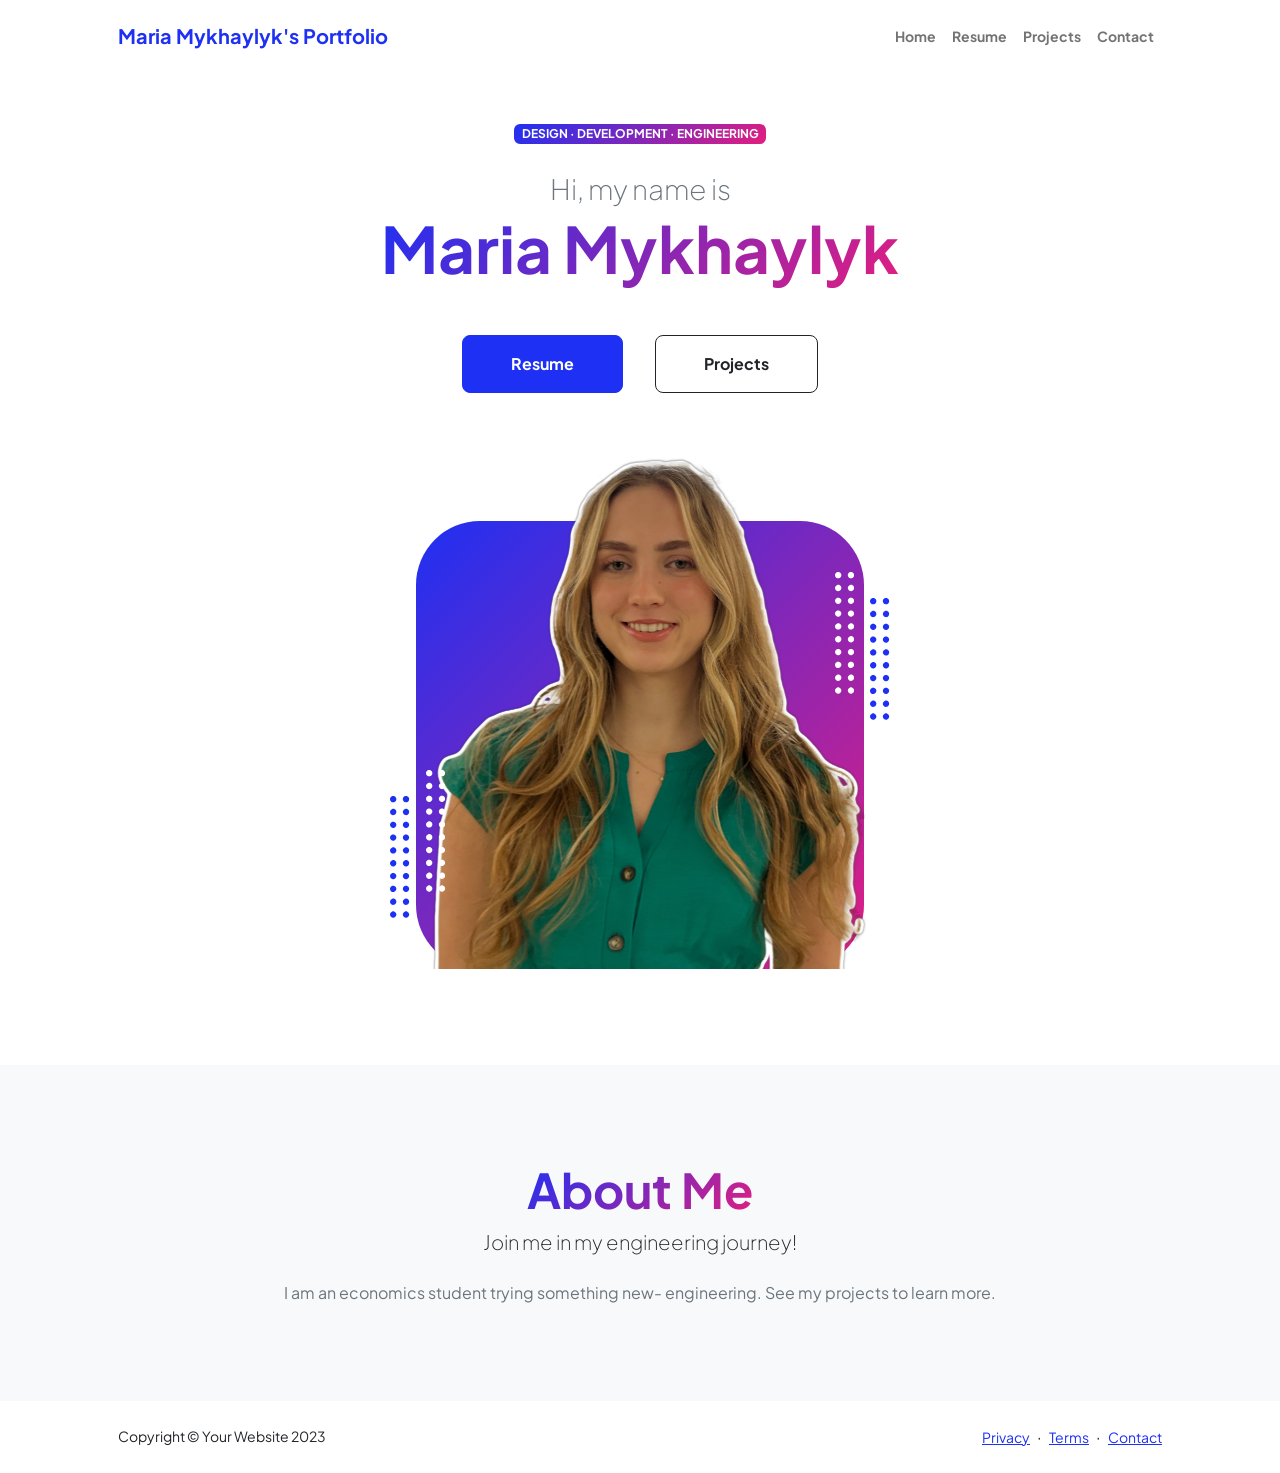
<file: index.html>
<!DOCTYPE html>
<html lang="en">
    <head>
        <meta charset="utf-8" />
        <meta name="viewport" content="width=device-width, initial-scale=1, shrink-to-fit=no" />
        <meta name="description" content="" />
        <meta name="author" content="" />
        <title>Maria Mykhaylyk's Portfolio</title>
        <!-- Favicon-->
        <link rel="icon" type="image/x-icon" href="assets/favicon.ico" />
        <!-- Custom Google font-->
        <link rel="preconnect" href="https://fonts.googleapis.com" />
        <link rel="preconnect" href="https://fonts.gstatic.com" crossorigin />
        <link href="https://fonts.googleapis.com/css2?family=Plus+Jakarta+Sans:wght@100;200;300;400;500;600;700;800;900&amp;display=swap" rel="stylesheet" />
        <!-- Bootstrap icons-->
        <link href="https://cdn.jsdelivr.net/npm/bootstrap-icons@1.8.1/font/bootstrap-icons.css" rel="stylesheet" />
        <!-- Core theme CSS (includes Bootstrap)-->
        <link href="css/styles.css" rel="stylesheet" />
    </head>
    <body class="d-flex flex-column h-100">
        <main class="flex-shrink-0">
            <!-- Navigation-->
            <nav class="navbar navbar-expand-lg navbar-light bg-white py-3">
                <div class="container px-5">
                    <a class="navbar-brand" href="index.html"><span class="fw-bolder text-primary">Maria Mykhaylyk's Portfolio</span></a>
                    <button class="navbar-toggler" type="button" data-bs-toggle="collapse" data-bs-target="#navbarSupportedContent" aria-controls="navbarSupportedContent" aria-expanded="false" aria-label="Toggle navigation"><span class="navbar-toggler-icon"></span></button>
                    <div class="collapse navbar-collapse" id="navbarSupportedContent">
                        <ul class="navbar-nav ms-auto mb-2 mb-lg-0 small fw-bolder">
                            <li class="nav-item"><a class="nav-link" href="index.html">Home</a></li>
                            <li class="nav-item"><a class="nav-link" href="resume.html">Resume</a></li>
                            <li class="nav-item"><a class="nav-link" href="projects.html">Projects</a></li>
                            <li class="nav-item"><a class="nav-link" href="contact.html">Contact</a></li>
                        </ul>
                    </div>
                </div>
            </nav>
            <!-- Header-->
            <header class="py-5">
                <div class="container px-5 pb-5">
                    <div class="row gx-5 align-items-center">
                        <div class="col-xxl-5">
                            <!-- Header text content-->
                            <div class="text-center text-xxl-start">
                                <div class="badge bg-gradient-primary-to-secondary text-white mb-4"><div class="text-uppercase">Design &middot; Development &middot; Engineering</div></div>
                                <div class="fs-3 fw-light text-muted">Hi, my name is</div>
                                <h1 class="display-3 fw-bolder mb-5"><span class="text-gradient d-inline">Maria Mykhaylyk</span></h1>
                                <div class="d-grid gap-3 d-sm-flex justify-content-sm-center justify-content-xxl-start mb-3">
                                    <a class="btn btn-primary btn-lg px-5 py-3 me-sm-3 fs-6 fw-bolder" href="resume.html">Resume</a>
                                    <a class="btn btn-outline-dark btn-lg px-5 py-3 fs-6 fw-bolder" href="projects.html">Projects</a>
                                </div>
                            </div>
                        </div>
                        <div class="col-xxl-7">
                            <!-- Header profile picture-->
                            <div class="d-flex justify-content-center mt-5 mt-xxl-0">
                                <div class="profile bg-gradient-primary-to-secondary">
                                    <!-- TIP: For best results, use a photo with a transparent background like the demo example below-->
                                    <!-- Watch a tutorial on how to do this on YouTube (link)-->
                                    <img class="profile-img" src="assets/profile.png" alt="..." />
                                    <div class="dots-1">
                                        <!-- SVG Dots-->
                                        <svg version="1.1" xmlns="http://www.w3.org/2000/svg" xmlns:xlink="http://www.w3.org/1999/xlink" x="0px" y="0px" viewBox="0 0 191.6 1215.4" style="enable-background: new 0 0 191.6 1215.4" xml:space="preserve">
                                            <g transform="translate(0.000000,1280.000000) scale(0.100000,-0.100000)">
                                                <path d="M227.7,12788.6c-105-35-200-141-222-248c-43-206,163-412,369-369c155,32,275,190,260,339c-11,105-90,213-190,262        C383.7,12801.6,289.7,12808.6,227.7,12788.6z"></path>
                                                <path d="M1507.7,12788.6c-151-50-253-216-222-362c25-119,136-230,254-255c194-41,395,142,375,339c-11,105-90,213-190,262        C1663.7,12801.6,1569.7,12808.6,1507.7,12788.6z"></path>
                                                <path d="M227.7,11508.6c-105-35-200-141-222-248c-43-206,163-412,369-369c155,32,275,190,260,339c-11,105-90,213-190,262        C383.7,11521.6,289.7,11528.6,227.7,11508.6z"></path>
                                                <path d="M1507.7,11508.6c-151-50-253-216-222-362c25-119,136-230,254-255c194-41,395,142,375,339c-11,105-90,213-190,262        C1663.7,11521.6,1569.7,11528.6,1507.7,11508.6z"></path>
                                                <path d="M227.7,10228.6c-105-35-200-141-222-248c-43-206,163-412,369-369c155,32,275,190,260,339c-11,105-90,213-190,262        C383.7,10241.6,289.7,10248.6,227.7,10228.6z"></path>
                                                <path d="M1507.7,10228.6c-105-35-200-141-222-248c-43-206,163-412,369-369c155,32,275,190,260,339c-11,105-90,213-190,262        C1663.7,10241.6,1569.7,10248.6,1507.7,10228.6z"></path>
                                                <path d="M227.7,8948.6c-105-35-200-141-222-248c-43-206,163-412,369-369c155,32,275,190,260,339c-11,105-90,213-190,262        C383.7,8961.6,289.7,8968.6,227.7,8948.6z"></path>
                                                <path d="M1507.7,8948.6c-105-35-200-141-222-248c-43-206,163-412,369-369c155,32,275,190,260,339c-11,105-90,213-190,262        C1663.7,8961.6,1569.7,8968.6,1507.7,8948.6z"></path>
                                                <path d="M227.7,7668.6c-105-35-200-141-222-248c-43-206,163-412,369-369c155,32,275,190,260,339c-11,105-90,213-190,262        C383.7,7681.6,289.7,7688.6,227.7,7668.6z"></path>
                                                <path d="M1507.7,7668.6c-105-35-200-141-222-248c-43-206,163-412,369-369c155,32,275,190,260,339c-11,105-90,213-190,262        C1663.7,7681.6,1569.7,7688.6,1507.7,7668.6z"></path>
                                                <path d="M227.7,6388.6c-105-35-200-141-222-248c-43-206,163-412,369-369c155,32,275,190,260,339c-11,105-90,213-190,262        C383.7,6401.6,289.7,6408.6,227.7,6388.6z"></path>
                                                <path d="M1507.7,6388.6c-105-35-200-141-222-248c-43-206,163-412,369-369c155,32,275,190,260,339c-11,105-90,213-190,262        C1663.7,6401.6,1569.7,6408.6,1507.7,6388.6z"></path>
                                                <path d="M227.7,5108.6c-105-35-200-141-222-248c-43-206,163-412,369-369c155,32,275,190,260,339c-11,105-90,213-190,262        C383.7,5121.6,289.7,5128.6,227.7,5108.6z"></path>
                                                <path d="M1507.7,5108.6c-105-35-200-141-222-248c-43-206,163-412,369-369c155,32,275,190,260,339c-11,105-90,213-190,262        C1663.7,5121.6,1569.7,5128.6,1507.7,5108.6z"></path>
                                                <path d="M227.7,3828.6c-105-35-200-141-222-248c-43-206,163-412,369-369c155,32,275,190,260,339c-11,105-90,213-190,262        C383.7,3841.6,289.7,3848.6,227.7,3828.6z"></path>
                                                <path d="M1507.7,3828.6c-105-35-200-141-222-248c-43-206,163-412,369-369c155,32,275,190,260,339c-11,105-90,213-190,262        C1663.7,3841.6,1569.7,3848.6,1507.7,3828.6z"></path>
                                                <path d="M227.7,2548.6c-105-35-200-141-222-248c-43-206,163-412,369-369c155,32,275,190,260,339c-11,105-90,213-190,262        C383.7,2561.6,289.7,2568.6,227.7,2548.6z"></path>
                                                <path d="M1507.7,2548.6c-105-35-200-141-222-248c-43-206,163-412,369-369c155,32,275,190,260,339c-11,105-90,213-190,262        C1663.7,2561.6,1569.7,2568.6,1507.7,2548.6z"></path>
                                                <path d="M227.7,1268.6c-105-35-200-141-222-248c-43-206,163-412,369-369c155,32,275,190,260,339c-11,105-90,213-190,262        C383.7,1281.6,289.7,1288.6,227.7,1268.6z"></path>
                                                <path d="M1507.7,1268.6c-105-35-200-141-222-248c-43-206,163-412,369-369c155,32,275,190,260,339c-11,105-90,213-190,262        C1663.7,1281.6,1569.7,1288.6,1507.7,1268.6z"></path>
                                            </g>
                                        </svg>
                                        <!-- END of SVG dots-->
                                    </div>
                                    <div class="dots-2">
                                        <!-- SVG Dots-->
                                        <svg version="1.1" xmlns="http://www.w3.org/2000/svg" xmlns:xlink="http://www.w3.org/1999/xlink" x="0px" y="0px" viewBox="0 0 191.6 1215.4" style="enable-background: new 0 0 191.6 1215.4" xml:space="preserve">
                                            <g transform="translate(0.000000,1280.000000) scale(0.100000,-0.100000)">
                                                <path d="M227.7,12788.6c-105-35-200-141-222-248c-43-206,163-412,369-369c155,32,275,190,260,339c-11,105-90,213-190,262        C383.7,12801.6,289.7,12808.6,227.7,12788.6z"></path>
                                                <path d="M1507.7,12788.6c-151-50-253-216-222-362c25-119,136-230,254-255c194-41,395,142,375,339c-11,105-90,213-190,262        C1663.7,12801.6,1569.7,12808.6,1507.7,12788.6z"></path>
                                                <path d="M227.7,11508.6c-105-35-200-141-222-248c-43-206,163-412,369-369c155,32,275,190,260,339c-11,105-90,213-190,262        C383.7,11521.6,289.7,11528.6,227.7,11508.6z"></path>
                                                <path d="M1507.7,11508.6c-151-50-253-216-222-362c25-119,136-230,254-255c194-41,395,142,375,339c-11,105-90,213-190,262        C1663.7,11521.6,1569.7,11528.6,1507.7,11508.6z"></path>
                                                <path d="M227.7,10228.6c-105-35-200-141-222-248c-43-206,163-412,369-369c155,32,275,190,260,339c-11,105-90,213-190,262        C383.7,10241.6,289.7,10248.6,227.7,10228.6z"></path>
                                                <path d="M1507.7,10228.6c-105-35-200-141-222-248c-43-206,163-412,369-369c155,32,275,190,260,339c-11,105-90,213-190,262        C1663.7,10241.6,1569.7,10248.6,1507.7,10228.6z"></path>
                                                <path d="M227.7,8948.6c-105-35-200-141-222-248c-43-206,163-412,369-369c155,32,275,190,260,339c-11,105-90,213-190,262        C383.7,8961.6,289.7,8968.6,227.7,8948.6z"></path>
                                                <path d="M1507.7,8948.6c-105-35-200-141-222-248c-43-206,163-412,369-369c155,32,275,190,260,339c-11,105-90,213-190,262        C1663.7,8961.6,1569.7,8968.6,1507.7,8948.6z"></path>
                                                <path d="M227.7,7668.6c-105-35-200-141-222-248c-43-206,163-412,369-369c155,32,275,190,260,339c-11,105-90,213-190,262        C383.7,7681.6,289.7,7688.6,227.7,7668.6z"></path>
                                                <path d="M1507.7,7668.6c-105-35-200-141-222-248c-43-206,163-412,369-369c155,32,275,190,260,339c-11,105-90,213-190,262        C1663.7,7681.6,1569.7,7688.6,1507.7,7668.6z"></path>
                                                <path d="M227.7,6388.6c-105-35-200-141-222-248c-43-206,163-412,369-369c155,32,275,190,260,339c-11,105-90,213-190,262        C383.7,6401.6,289.7,6408.6,227.7,6388.6z"></path>
                                                <path d="M1507.7,6388.6c-105-35-200-141-222-248c-43-206,163-412,369-369c155,32,275,190,260,339c-11,105-90,213-190,262        C1663.7,6401.6,1569.7,6408.6,1507.7,6388.6z"></path>
                                                <path d="M227.7,5108.6c-105-35-200-141-222-248c-43-206,163-412,369-369c155,32,275,190,260,339c-11,105-90,213-190,262        C383.7,5121.6,289.7,5128.6,227.7,5108.6z"></path>
                                                <path d="M1507.7,5108.6c-105-35-200-141-222-248c-43-206,163-412,369-369c155,32,275,190,260,339c-11,105-90,213-190,262        C1663.7,5121.6,1569.7,5128.6,1507.7,5108.6z"></path>
                                                <path d="M227.7,3828.6c-105-35-200-141-222-248c-43-206,163-412,369-369c155,32,275,190,260,339c-11,105-90,213-190,262        C383.7,3841.6,289.7,3848.6,227.7,3828.6z"></path>
                                                <path d="M1507.7,3828.6c-105-35-200-141-222-248c-43-206,163-412,369-369c155,32,275,190,260,339c-11,105-90,213-190,262        C1663.7,3841.6,1569.7,3848.6,1507.7,3828.6z"></path>
                                                <path d="M227.7,2548.6c-105-35-200-141-222-248c-43-206,163-412,369-369c155,32,275,190,260,339c-11,105-90,213-190,262        C383.7,2561.6,289.7,2568.6,227.7,2548.6z"></path>
                                                <path d="M1507.7,2548.6c-105-35-200-141-222-248c-43-206,163-412,369-369c155,32,275,190,260,339c-11,105-90,213-190,262        C1663.7,2561.6,1569.7,2568.6,1507.7,2548.6z"></path>
                                                <path d="M227.7,1268.6c-105-35-200-141-222-248c-43-206,163-412,369-369c155,32,275,190,260,339c-11,105-90,213-190,262        C383.7,1281.6,289.7,1288.6,227.7,1268.6z"></path>
                                                <path d="M1507.7,1268.6c-105-35-200-141-222-248c-43-206,163-412,369-369c155,32,275,190,260,339c-11,105-90,213-190,262        C1663.7,1281.6,1569.7,1288.6,1507.7,1268.6z"></path>
                                            </g>
                                        </svg>
                                        <!-- END of SVG dots-->
                                    </div>
                                    <div class="dots-3">
                                        <!-- SVG Dots-->
                                        <svg version="1.1" xmlns="http://www.w3.org/2000/svg" xmlns:xlink="http://www.w3.org/1999/xlink" x="0px" y="0px" viewBox="0 0 191.6 1215.4" style="enable-background: new 0 0 191.6 1215.4" xml:space="preserve">
                                            <g transform="translate(0.000000,1280.000000) scale(0.100000,-0.100000)">
                                                <path d="M227.7,12788.6c-105-35-200-141-222-248c-43-206,163-412,369-369c155,32,275,190,260,339c-11,105-90,213-190,262        C383.7,12801.6,289.7,12808.6,227.7,12788.6z"></path>
                                                <path d="M1507.7,12788.6c-151-50-253-216-222-362c25-119,136-230,254-255c194-41,395,142,375,339c-11,105-90,213-190,262        C1663.7,12801.6,1569.7,12808.6,1507.7,12788.6z"></path>
                                                <path d="M227.7,11508.6c-105-35-200-141-222-248c-43-206,163-412,369-369c155,32,275,190,260,339c-11,105-90,213-190,262        C383.7,11521.6,289.7,11528.6,227.7,11508.6z"></path>
                                                <path d="M1507.7,11508.6c-151-50-253-216-222-362c25-119,136-230,254-255c194-41,395,142,375,339c-11,105-90,213-190,262        C1663.7,11521.6,1569.7,11528.6,1507.7,11508.6z"></path>
                                                <path d="M227.7,10228.6c-105-35-200-141-222-248c-43-206,163-412,369-369c155,32,275,190,260,339c-11,105-90,213-190,262        C383.7,10241.6,289.7,10248.6,227.7,10228.6z"></path>
                                                <path d="M1507.7,10228.6c-105-35-200-141-222-248c-43-206,163-412,369-369c155,32,275,190,260,339c-11,105-90,213-190,262        C1663.7,10241.6,1569.7,10248.6,1507.7,10228.6z"></path>
                                                <path d="M227.7,8948.6c-105-35-200-141-222-248c-43-206,163-412,369-369c155,32,275,190,260,339c-11,105-90,213-190,262        C383.7,8961.6,289.7,8968.6,227.7,8948.6z"></path>
                                                <path d="M1507.7,8948.6c-105-35-200-141-222-248c-43-206,163-412,369-369c155,32,275,190,260,339c-11,105-90,213-190,262        C1663.7,8961.6,1569.7,8968.6,1507.7,8948.6z"></path>
                                                <path d="M227.7,7668.6c-105-35-200-141-222-248c-43-206,163-412,369-369c155,32,275,190,260,339c-11,105-90,213-190,262        C383.7,7681.6,289.7,7688.6,227.7,7668.6z"></path>
                                                <path d="M1507.7,7668.6c-105-35-200-141-222-248c-43-206,163-412,369-369c155,32,275,190,260,339c-11,105-90,213-190,262        C1663.7,7681.6,1569.7,7688.6,1507.7,7668.6z"></path>
                                                <path d="M227.7,6388.6c-105-35-200-141-222-248c-43-206,163-412,369-369c155,32,275,190,260,339c-11,105-90,213-190,262        C383.7,6401.6,289.7,6408.6,227.7,6388.6z"></path>
                                                <path d="M1507.7,6388.6c-105-35-200-141-222-248c-43-206,163-412,369-369c155,32,275,190,260,339c-11,105-90,213-190,262        C1663.7,6401.6,1569.7,6408.6,1507.7,6388.6z"></path>
                                                <path d="M227.7,5108.6c-105-35-200-141-222-248c-43-206,163-412,369-369c155,32,275,190,260,339c-11,105-90,213-190,262        C383.7,5121.6,289.7,5128.6,227.7,5108.6z"></path>
                                                <path d="M1507.7,5108.6c-105-35-200-141-222-248c-43-206,163-412,369-369c155,32,275,190,260,339c-11,105-90,213-190,262        C1663.7,5121.6,1569.7,5128.6,1507.7,5108.6z"></path>
                                                <path d="M227.7,3828.6c-105-35-200-141-222-248c-43-206,163-412,369-369c155,32,275,190,260,339c-11,105-90,213-190,262        C383.7,3841.6,289.7,3848.6,227.7,3828.6z"></path>
                                                <path d="M1507.7,3828.6c-105-35-200-141-222-248c-43-206,163-412,369-369c155,32,275,190,260,339c-11,105-90,213-190,262        C1663.7,3841.6,1569.7,3848.6,1507.7,3828.6z"></path>
                                                <path d="M227.7,2548.6c-105-35-200-141-222-248c-43-206,163-412,369-369c155,32,275,190,260,339c-11,105-90,213-190,262        C383.7,2561.6,289.7,2568.6,227.7,2548.6z"></path>
                                                <path d="M1507.7,2548.6c-105-35-200-141-222-248c-43-206,163-412,369-369c155,32,275,190,260,339c-11,105-90,213-190,262        C1663.7,2561.6,1569.7,2568.6,1507.7,2548.6z"></path>
                                                <path d="M227.7,1268.6c-105-35-200-141-222-248c-43-206,163-412,369-369c155,32,275,190,260,339c-11,105-90,213-190,262        C383.7,1281.6,289.7,1288.6,227.7,1268.6z"></path>
                                                <path d="M1507.7,1268.6c-105-35-200-141-222-248c-43-206,163-412,369-369c155,32,275,190,260,339c-11,105-90,213-190,262        C1663.7,1281.6,1569.7,1288.6,1507.7,1268.6z"></path>
                                            </g>
                                        </svg>
                                        <!-- END of SVG dots-->
                                    </div>
                                    <div class="dots-4">
                                        <!-- SVG Dots-->
                                        <svg version="1.1" xmlns="http://www.w3.org/2000/svg" xmlns:xlink="http://www.w3.org/1999/xlink" x="0px" y="0px" viewBox="0 0 191.6 1215.4" style="enable-background: new 0 0 191.6 1215.4" xml:space="preserve">
                                            <g transform="translate(0.000000,1280.000000) scale(0.100000,-0.100000)">
                                                <path d="M227.7,12788.6c-105-35-200-141-222-248c-43-206,163-412,369-369c155,32,275,190,260,339c-11,105-90,213-190,262        C383.7,12801.6,289.7,12808.6,227.7,12788.6z"></path>
                                                <path d="M1507.7,12788.6c-151-50-253-216-222-362c25-119,136-230,254-255c194-41,395,142,375,339c-11,105-90,213-190,262        C1663.7,12801.6,1569.7,12808.6,1507.7,12788.6z"></path>
                                                <path d="M227.7,11508.6c-105-35-200-141-222-248c-43-206,163-412,369-369c155,32,275,190,260,339c-11,105-90,213-190,262        C383.7,11521.6,289.7,11528.6,227.7,11508.6z"></path>
                                                <path d="M1507.7,11508.6c-151-50-253-216-222-362c25-119,136-230,254-255c194-41,395,142,375,339c-11,105-90,213-190,262        C1663.7,11521.6,1569.7,11528.6,1507.7,11508.6z"></path>
                                                <path d="M227.7,10228.6c-105-35-200-141-222-248c-43-206,163-412,369-369c155,32,275,190,260,339c-11,105-90,213-190,262        C383.7,10241.6,289.7,10248.6,227.7,10228.6z"></path>
                                                <path d="M1507.7,10228.6c-105-35-200-141-222-248c-43-206,163-412,369-369c155,32,275,190,260,339c-11,105-90,213-190,262        C1663.7,10241.6,1569.7,10248.6,1507.7,10228.6z"></path>
                                                <path d="M227.7,8948.6c-105-35-200-141-222-248c-43-206,163-412,369-369c155,32,275,190,260,339c-11,105-90,213-190,262        C383.7,8961.6,289.7,8968.6,227.7,8948.6z"></path>
                                                <path d="M1507.7,8948.6c-105-35-200-141-222-248c-43-206,163-412,369-369c155,32,275,190,260,339c-11,105-90,213-190,262        C1663.7,8961.6,1569.7,8968.6,1507.7,8948.6z"></path>
                                                <path d="M227.7,7668.6c-105-35-200-141-222-248c-43-206,163-412,369-369c155,32,275,190,260,339c-11,105-90,213-190,262        C383.7,7681.6,289.7,7688.6,227.7,7668.6z"></path>
                                                <path d="M1507.7,7668.6c-105-35-200-141-222-248c-43-206,163-412,369-369c155,32,275,190,260,339c-11,105-90,213-190,262        C1663.7,7681.6,1569.7,7688.6,1507.7,7668.6z"></path>
                                                <path d="M227.7,6388.6c-105-35-200-141-222-248c-43-206,163-412,369-369c155,32,275,190,260,339c-11,105-90,213-190,262        C383.7,6401.6,289.7,6408.6,227.7,6388.6z"></path>
                                                <path d="M1507.7,6388.6c-105-35-200-141-222-248c-43-206,163-412,369-369c155,32,275,190,260,339c-11,105-90,213-190,262        C1663.7,6401.6,1569.7,6408.6,1507.7,6388.6z"></path>
                                                <path d="M227.7,5108.6c-105-35-200-141-222-248c-43-206,163-412,369-369c155,32,275,190,260,339c-11,105-90,213-190,262        C383.7,5121.6,289.7,5128.6,227.7,5108.6z"></path>
                                                <path d="M1507.7,5108.6c-105-35-200-141-222-248c-43-206,163-412,369-369c155,32,275,190,260,339c-11,105-90,213-190,262        C1663.7,5121.6,1569.7,5128.6,1507.7,5108.6z"></path>
                                                <path d="M227.7,3828.6c-105-35-200-141-222-248c-43-206,163-412,369-369c155,32,275,190,260,339c-11,105-90,213-190,262        C383.7,3841.6,289.7,3848.6,227.7,3828.6z"></path>
                                                <path d="M1507.7,3828.6c-105-35-200-141-222-248c-43-206,163-412,369-369c155,32,275,190,260,339c-11,105-90,213-190,262        C1663.7,3841.6,1569.7,3848.6,1507.7,3828.6z"></path>
                                                <path d="M227.7,2548.6c-105-35-200-141-222-248c-43-206,163-412,369-369c155,32,275,190,260,339c-11,105-90,213-190,262        C383.7,2561.6,289.7,2568.6,227.7,2548.6z"></path>
                                                <path d="M1507.7,2548.6c-105-35-200-141-222-248c-43-206,163-412,369-369c155,32,275,190,260,339c-11,105-90,213-190,262        C1663.7,2561.6,1569.7,2568.6,1507.7,2548.6z"></path>
                                                <path d="M227.7,1268.6c-105-35-200-141-222-248c-43-206,163-412,369-369c155,32,275,190,260,339c-11,105-90,213-190,262        C383.7,1281.6,289.7,1288.6,227.7,1268.6z"></path>
                                                <path d="M1507.7,1268.6c-105-35-200-141-222-248c-43-206,163-412,369-369c155,32,275,190,260,339c-11,105-90,213-190,262        C1663.7,1281.6,1569.7,1288.6,1507.7,1268.6z"></path>
                                            </g>
                                        </svg>
                                        <!-- END of SVG dots-->
                                    </div>
                                </div>
                            </div>
                        </div>
                    </div>
                </div>
            </header>
            <!-- About Section-->
            <section class="bg-light py-5">
                <div class="container px-5">
                    <div class="row gx-5 justify-content-center">
                        <div class="col-xxl-8">
                            <div class="text-center my-5">
                                <h2 class="display-5 fw-bolder"><span class="text-gradient d-inline">About Me</span></h2>
                                <p class="lead fw-light mb-4">Join me in my engineering journey!</p>
                                <p class="text-muted">I am an economics student trying something new- engineering. See my projects to learn more.</p>
                                <!-- <div class="d-flex justify-content-center fs-2 gap-4">
                                    <a class="text-gradient" href="#!"><i class="bi bi-twitter"></i></a>
                                    <a class="text-gradient" href="#!"><i class="bi bi-linkedin"></i></a>
                                    <a class="text-gradient" href="#!"><i class="bi bi-github"></i></a>-->
                                </div>
                            </div>
                        </div>
                    </div>
                </div>
            </section>
        </main>
        <!-- Footer-->
        <footer class="bg-white py-4 mt-auto">
            <div class="container px-5">
                <div class="row align-items-center justify-content-between flex-column flex-sm-row">
                    <div class="col-auto"><div class="small m-0">Copyright &copy; Your Website 2023</div></div>
                    <div class="col-auto">
                        <a class="small" href="#!">Privacy</a>
                        <span class="mx-1">&middot;</span>
                        <a class="small" href="#!">Terms</a>
                        <span class="mx-1">&middot;</span>
                        <a class="small" href="#!">Contact</a>
                    </div>
                </div>
            </div>
        </footer>
        <!-- Bootstrap core JS-->
        <script src="https://cdn.jsdelivr.net/npm/bootstrap@5.2.3/dist/js/bootstrap.bundle.min.js"></script>
        <!-- Core theme JS-->
        <script src="js/scripts.js"></script>
    </body>
</html>
</file>
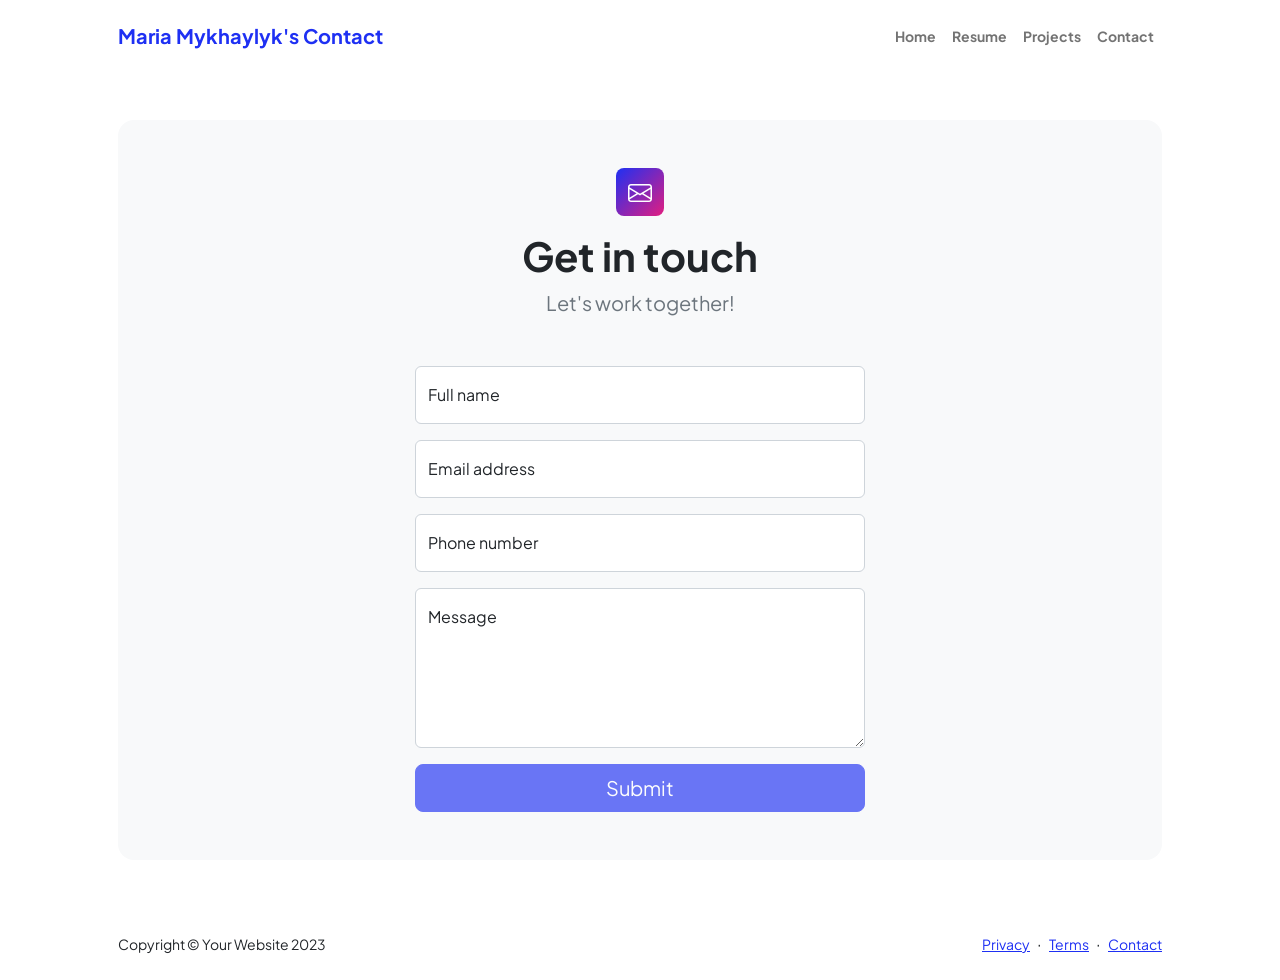
<file: contact.html>
<!DOCTYPE html>
<html lang="en">
    <head>
        <meta charset="utf-8" />
        <meta name="viewport" content="width=device-width, initial-scale=1, shrink-to-fit=no" />
        <meta name="description" content />
        <meta name="author" content />
        <title>Maria Mykhaylyk's Contact</title>
        <!-- Favicon-->
        <link rel="icon" type="image/x-icon" href="assets/favicon.ico" />
        <!-- Custom Google font-->
        <link rel="preconnect" href="https://fonts.googleapis.com" />
        <link rel="preconnect" href="https://fonts.gstatic.com" crossorigin />
        <link href="https://fonts.googleapis.com/css2?family=Plus+Jakarta+Sans:wght@100;200;300;400;500;600;700;800;900&amp;display=swap" rel="stylesheet" />
        <!-- Bootstrap icons-->
        <link href="https://cdn.jsdelivr.net/npm/bootstrap-icons@1.8.1/font/bootstrap-icons.css" rel="stylesheet" />
        <!-- Core theme CSS (includes Bootstrap)-->
        <link href="css/styles.css" rel="stylesheet" />
    </head>
    <body class="d-flex flex-column">
        <main class="flex-shrink-0">
            <!-- Navigation-->
            <nav class="navbar navbar-expand-lg navbar-light bg-white py-3">
                <div class="container px-5">
                    <a class="navbar-brand" href="index.html"><span class="fw-bolder text-primary">Maria Mykhaylyk's Contact</span></a>
                    <button class="navbar-toggler" type="button" data-bs-toggle="collapse" data-bs-target="#navbarSupportedContent" aria-controls="navbarSupportedContent" aria-expanded="false" aria-label="Toggle navigation"><span class="navbar-toggler-icon"></span></button>
                    <div class="collapse navbar-collapse" id="navbarSupportedContent">
                        <ul class="navbar-nav ms-auto mb-2 mb-lg-0 small fw-bolder">
                            <li class="nav-item"><a class="nav-link" href="index.html">Home</a></li>
                            <li class="nav-item"><a class="nav-link" href="resume.html">Resume</a></li>
                            <li class="nav-item"><a class="nav-link" href="projects.html">Projects</a></li>
                            <li class="nav-item"><a class="nav-link" href="contact.html">Contact</a></li>
                        </ul>
                    </div>
                </div>
            </nav>
            <!-- Page content-->
            <section class="py-5">
                <div class="container px-5">
                    <!-- Contact form-->
                    <div class="bg-light rounded-4 py-5 px-4 px-md-5">
                        <div class="text-center mb-5">
                            <div class="feature bg-primary bg-gradient-primary-to-secondary text-white rounded-3 mb-3"><i class="bi bi-envelope"></i></div>
                            <h1 class="fw-bolder">Get in touch</h1>
                            <p class="lead fw-normal text-muted mb-0">Let's work together!</p>
                        </div>
                        <div class="row gx-5 justify-content-center">
                            <div class="col-lg-8 col-xl-6">
                                <!-- * * * * * * * * * * * * * * *-->
                                <!-- * * SB Forms Contact Form * *-->
                                <!-- * * * * * * * * * * * * * * *-->
                                <!-- This form is pre-integrated with SB Forms.-->
                                <!-- To make this form functional, sign up at-->
                                <!-- https://startbootstrap.com/solution/contact-forms-->
                                <!-- to get an API token!-->
                                <form id="contactForm" data-sb-form-api-token="API_TOKEN">
                                    <!-- Name input-->
                                    <div class="form-floating mb-3">
                                        <input class="form-control" id="name" type="text" placeholder="Enter your name..." data-sb-validations="required" />
                                        <label for="name">Full name</label>
                                        <div class="invalid-feedback" data-sb-feedback="name:required">A name is required.</div>
                                    </div>
                                    <!-- Email address input-->
                                    <div class="form-floating mb-3">
                                        <input class="form-control" id="email" type="email" placeholder="name@example.com" data-sb-validations="required,email" />
                                        <label for="email">Email address</label>
                                        <div class="invalid-feedback" data-sb-feedback="email:required">An email is required.</div>
                                        <div class="invalid-feedback" data-sb-feedback="email:email">Email is not valid.</div>
                                    </div>
                                    <!-- Phone number input-->
                                    <div class="form-floating mb-3">
                                        <input class="form-control" id="phone" type="tel" placeholder="(123) 456-7890" data-sb-validations="required" />
                                        <label for="phone">Phone number</label>
                                        <div class="invalid-feedback" data-sb-feedback="phone:required">A phone number is required.</div>
                                    </div>
                                    <!-- Message input-->
                                    <div class="form-floating mb-3">
                                        <textarea class="form-control" id="message" type="text" placeholder="Enter your message here..." style="height: 10rem" data-sb-validations="required"></textarea>
                                        <label for="message">Message</label>
                                        <div class="invalid-feedback" data-sb-feedback="message:required">A message is required.</div>
                                    </div>
                                    <!-- Submit success message-->
                                    <!---->
                                    <!-- This is what your users will see when the form-->
                                    <!-- has successfully submitted-->
                                    <div class="d-none" id="submitSuccessMessage">
                                        <div class="text-center mb-3">
                                            <div class="fw-bolder">Form submission successful!</div>
                                            To activate this form, sign up at
                                            <br />
                                            <a href="https://startbootstrap.com/solution/contact-forms">https://startbootstrap.com/solution/contact-forms</a>
                                        </div>
                                    </div>
                                    <!-- Submit error message-->
                                    <!---->
                                    <!-- This is what your users will see when there is-->
                                    <!-- an error submitting the form-->
                                    <div class="d-none" id="submitErrorMessage"><div class="text-center text-danger mb-3">Error sending message!</div></div>
                                    <!-- Submit Button-->
                                    <div class="d-grid"><button class="btn btn-primary btn-lg disabled" id="submitButton" type="submit">Submit</button></div>
                                </form>
                            </div>
                        </div>
                    </div>
                </div>
            </section>
        </main>
        <!-- Footer-->
        <footer class="bg-white py-4 mt-auto">
            <div class="container px-5">
                <div class="row align-items-center justify-content-between flex-column flex-sm-row">
                    <div class="col-auto"><div class="small m-0">Copyright &copy; Your Website 2023</div></div>
                    <div class="col-auto">
                        <a class="small" href="#!">Privacy</a>
                        <span class="mx-1">&middot;</span>
                        <a class="small" href="#!">Terms</a>
                        <span class="mx-1">&middot;</span>
                        <a class="small" href="#!">Contact</a>
                    </div>
                </div>
            </div>
        </footer>
        <!-- Bootstrap core JS-->
        <script src="https://cdn.jsdelivr.net/npm/bootstrap@5.2.3/dist/js/bootstrap.bundle.min.js"></script>
        <!-- Core theme JS-->
        <script src="js/scripts.js"></script>
        <!-- * * * * * * * * * * * * * * * * * * * * * * * * * * * * * * * * * * * * * * * *-->
        <!-- * *                               SB Forms JS                               * *-->
        <!-- * * Activate your form at https://startbootstrap.com/solution/contact-forms * *-->
        <!-- * * * * * * * * * * * * * * * * * * * * * * * * * * * * * * * * * * * * * * * *-->
        <script src="https://cdn.startbootstrap.com/sb-forms-latest.js"></script>
    </body>
</html>
</file>
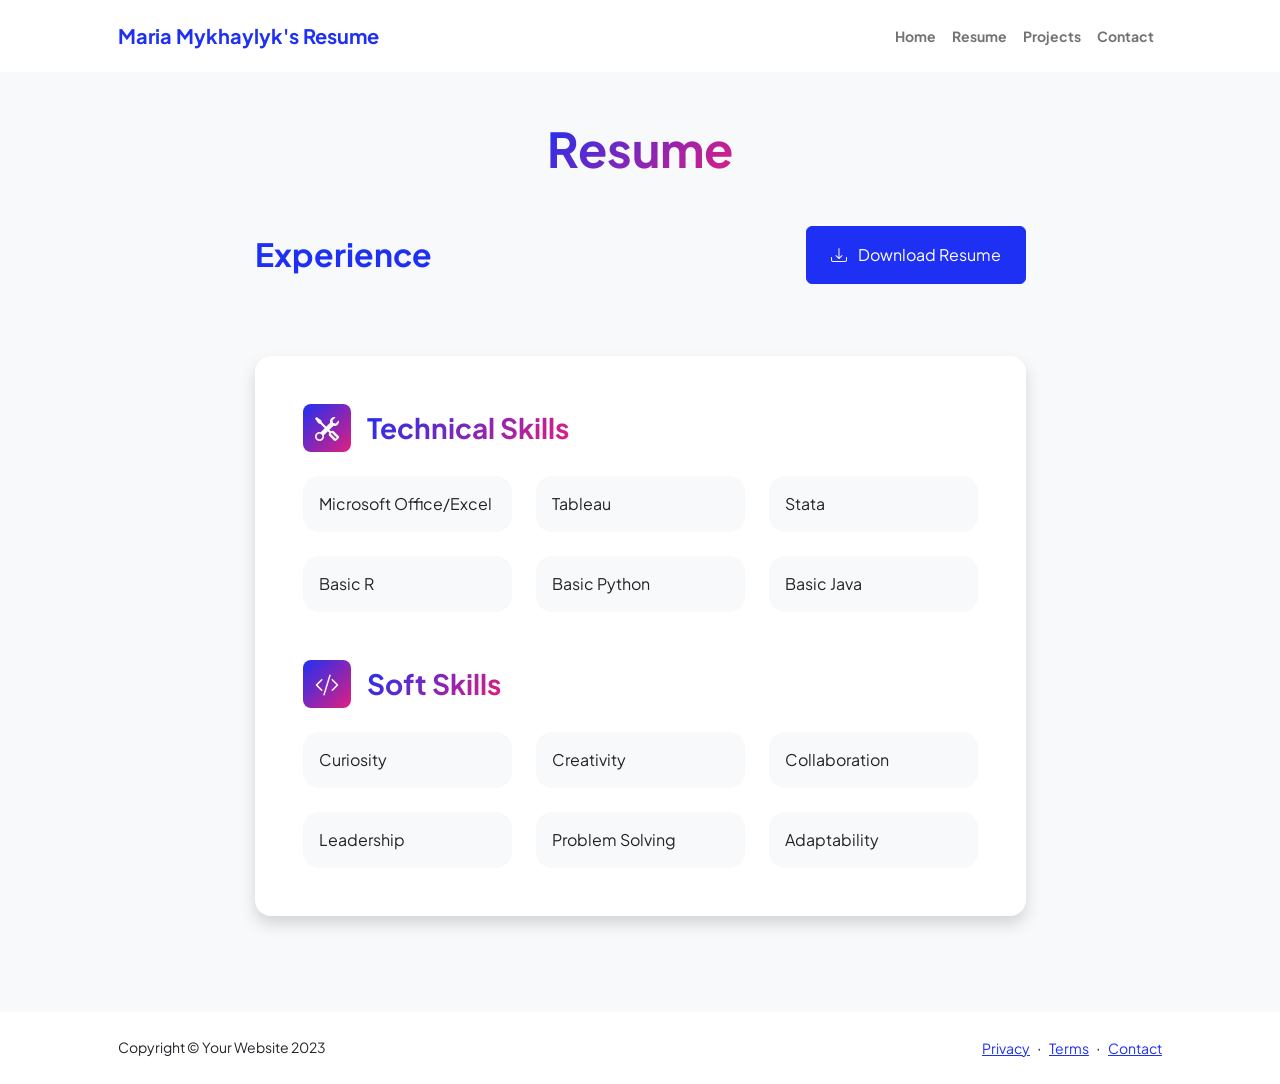
<file: resume.html>
<!DOCTYPE html>
<html lang="en">
    <head>
        <meta charset="utf-8" />
        <meta name="viewport" content="width=device-width, initial-scale=1, shrink-to-fit=no" />
        <meta name="description" content="" />
        <meta name="author" content="" />
        <title>Maria Mykhaylyk's Resume</title>
        <!-- Favicon-->
        <link rel="icon" type="image/x-icon" href="assets/favicon.ico" />
        <!-- Custom Google font-->
        <link rel="preconnect" href="https://fonts.googleapis.com" />
        <link rel="preconnect" href="https://fonts.gstatic.com" crossorigin />
        <link href="https://fonts.googleapis.com/css2?family=Plus+Jakarta+Sans:wght@100;200;300;400;500;600;700;800;900&amp;display=swap" rel="stylesheet" />
        <!-- Bootstrap icons-->
        <link href="https://cdn.jsdelivr.net/npm/bootstrap-icons@1.8.1/font/bootstrap-icons.css" rel="stylesheet" />
        <!-- Core theme CSS (includes Bootstrap)-->
        <link href="css/styles.css" rel="stylesheet" />
    </head>
    <body class="d-flex flex-column h-100 bg-light">
        <main class="flex-shrink-0">
            <!-- Navigation-->
            <nav class="navbar navbar-expand-lg navbar-light bg-white py-3">
                <div class="container px-5">
                    <a class="navbar-brand" href="index.html"><span class="fw-bolder text-primary">Maria Mykhaylyk's Resume</span></a>
                    <button class="navbar-toggler" type="button" data-bs-toggle="collapse" data-bs-target="#navbarSupportedContent" aria-controls="navbarSupportedContent" aria-expanded="false" aria-label="Toggle navigation"><span class="navbar-toggler-icon"></span></button>
                    <div class="collapse navbar-collapse" id="navbarSupportedContent">
                        <ul class="navbar-nav ms-auto mb-2 mb-lg-0 small fw-bolder">
                            <li class="nav-item"><a class="nav-link" href="index.html">Home</a></li>
                            <li class="nav-item"><a class="nav-link" href="resume.html">Resume</a></li>
                            <li class="nav-item"><a class="nav-link" href="projects.html">Projects</a></li>
                            <li class="nav-item"><a class="nav-link" href="contact.html">Contact</a></li>
                        </ul>
                    </div>
                </div>
            </nav>
            <!-- Page Content-->
            <div class="container px-5 my-5">
                <div class="text-center mb-5">
                    <h1 class="display-5 fw-bolder mb-0"><span class="text-gradient d-inline">Resume</span></h1>
                </div>
                <div class="row gx-5 justify-content-center">
                    <div class="col-lg-11 col-xl-9 col-xxl-8">
                        <!-- Experience Section-->
                        <section>
                            <div class="d-flex align-items-center justify-content-between mb-4">
                                <h2 class="text-primary fw-bolder mb-0">Experience</h2>
                                <!-- Download resume button-->
                                <!-- Download resume button-->
                                    <a class="btn btn-primary px-4 py-3" href="assets/Resume_2025.pdf" download>
                                        <div class="d-inline-block bi bi-download me-2"></div>
                                        Download Resume
                                    </a>

                            </div>
                            <!-- Experience Card 1
                            <div class="card shadow border-0 rounded-4 mb-5">
                                <div class="card-body p-5">
                                    <div class="row align-items-center gx-5">
                                        <div class="col text-center text-lg-start mb-4 mb-lg-0">
                                            <div class="bg-light p-4 rounded-4">
                                                <div class="text-primary fw-bolder mb-2">2019 - Present</div>
                                                <div class="small fw-bolder">Web Developer</div>
                                                <div class="small text-muted">Stark Industries</div>
                                                <div class="small text-muted">Los Angeles, CA</div>
                                            </div>
                                        </div>
                                        <div class="col-lg-8"><div>Lorem ipsum dolor sit amet consectetur adipisicing elit. Delectus laudantium, voluptatem quis repellendus eaque sit animi illo ipsam amet officiis corporis sed aliquam non voluptate corrupti excepturi maxime porro fuga.</div></div>
                                    </div>
                                </div>
                            </div>
                            Experience Card 2
                            <div class="card shadow border-0 rounded-4 mb-5">
                                <div class="card-body p-5">
                                    <div class="row align-items-center gx-5">
                                        <div class="col text-center text-lg-start mb-4 mb-lg-0">
                                            <div class="bg-light p-4 rounded-4">
                                                <div class="text-primary fw-bolder mb-2">2017 - 2019</div>
                                                <div class="small fw-bolder">SEM Specialist</div>
                                                <div class="small text-muted">Wayne Enterprises</div>
                                                <div class="small text-muted">Gotham City, NY</div>
                                            </div>
                                        </div>
                                        <div class="col-lg-8"><div>Lorem ipsum dolor sit amet consectetur adipisicing elit. Delectus laudantium, voluptatem quis repellendus eaque sit animi illo ipsam amet officiis corporis sed aliquam non voluptate corrupti excepturi maxime porro fuga.</div></div>
                                    </div>
                                </div>
                            </div>
                        </section>
                        Education Section
                        <section>
                            <h2 class="text-secondary fw-bolder mb-4">Education</h2>
                            Education Card 1
                            <div class="card shadow border-0 rounded-4 mb-5">
                                <div class="card-body p-5">
                                    <div class="row align-items-center gx-5">
                                        <div class="col text-center text-lg-start mb-4 mb-lg-0">
                                            <div class="bg-light p-4 rounded-4">
                                                <div class="text-secondary fw-bolder mb-2">2015 - 2017</div>
                                                <div class="mb-2">
                                                    <div class="small fw-bolder">Barnett College</div>
                                                    <div class="small text-muted">Fairfield, NY</div>
                                                </div>
                                                <div class="fst-italic">
                                                    <div class="small text-muted">Master's</div>
                                                    <div class="small text-muted">Web Development</div>
                                                </div>
                                            </div>
                                        </div>
                                        <div class="col-lg-8"><div>Lorem ipsum dolor sit amet consectetur adipisicing elit. Delectus laudantium, voluptatem quis repellendus eaque sit animi illo ipsam amet officiis corporis sed aliquam non voluptate corrupti excepturi maxime porro fuga.</div></div>
                                    </div>
                                </div>
                            </div>
                            Education Card 2
                            <div class="card shadow border-0 rounded-4 mb-5">
                                <div class="card-body p-5">
                                    <div class="row align-items-center gx-5">
                                        <div class="col text-center text-lg-start mb-4 mb-lg-0">
                                            <div class="bg-light p-4 rounded-4">
                                                <div class="text-secondary fw-bolder mb-2">2011 - 2015</div>
                                                <div class="mb-2">
                                                    <div class="small fw-bolder">ULA</div>
                                                    <div class="small text-muted">Los Angeles, CA</div>
                                                </div>
                                                <div class="fst-italic">
                                                    <div class="small text-muted">Undergraduate</div>
                                                    <div class="small text-muted">Computer Science</div>
                                                </div>
                                            </div>
                                        </div>
                                        <div class="col-lg-8"><div>Lorem ipsum dolor sit amet consectetur adipisicing elit. Delectus laudantium, voluptatem quis repellendus eaque sit animi illo ipsam amet officiis corporis sed aliquam non voluptate corrupti excepturi maxime porro fuga.</div></div>
                                    </div>
                                </div>
                            </div>
                        </section>
                        Divider-->
                        <div class="pb-5"></div>
                        <!-- Skills Section-->
                        <section>
                            <!-- Skillset Card-->
                            <div class="card shadow border-0 rounded-4 mb-5">
                                <div class="card-body p-5">
                                    <!-- Professional skills list-->
                                    <div class="mb-5">
                                        <div class="d-flex align-items-center mb-4">
                                            <div class="feature bg-primary bg-gradient-primary-to-secondary text-white rounded-3 me-3"><i class="bi bi-tools"></i></div>
                                            <h3 class="fw-bolder mb-0"><span class="text-gradient d-inline">Technical Skills</span></h3>
                                        </div>
                                        <div class="row row-cols-1 row-cols-md-3 mb-4">
                                            <div class="col mb-4 mb-md-0"><div class="d-flex align-items-center bg-light rounded-4 p-3 h-100">Microsoft Office/Excel</div></div>
                                            <div class="col mb-4 mb-md-0"><div class="d-flex align-items-center bg-light rounded-4 p-3 h-100">Tableau</div></div>
                                            <div class="col"><div class="d-flex align-items-center bg-light rounded-4 p-3 h-100">Stata</div></div>
                                        </div>
                                        <div class="row row-cols-1 row-cols-md-3">
                                            <div class="col mb-4 mb-md-0"><div class="d-flex align-items-center bg-light rounded-4 p-3 h-100">Basic R</div></div>
                                            <div class="col mb-4 mb-md-0"><div class="d-flex align-items-center bg-light rounded-4 p-3 h-100">Basic Python</div></div>
                                            <div class="col"><div class="d-flex align-items-center bg-light rounded-4 p-3 h-100">Basic Java</div></div>
                                        </div>
                                    </div>
                                    <!-- Languages list-->
                                    <div class="mb-0">
                                        <div class="d-flex align-items-center mb-4">
                                            <div class="feature bg-primary bg-gradient-primary-to-secondary text-white rounded-3 me-3"><i class="bi bi-code-slash"></i></div>
                                            <h3 class="fw-bolder mb-0"><span class="text-gradient d-inline">Soft Skills</span></h3>
                                        </div>
                                        <div class="row row-cols-1 row-cols-md-3 mb-4">
                                            <div class="col mb-4 mb-md-0"><div class="d-flex align-items-center bg-light rounded-4 p-3 h-100">Curiosity</div></div>
                                            <div class="col mb-4 mb-md-0"><div class="d-flex align-items-center bg-light rounded-4 p-3 h-100">Creativity</div></div>
                                            <div class="col"><div class="d-flex align-items-center bg-light rounded-4 p-3 h-100">Collaboration</div></div>
                                        </div>
                                        <div class="row row-cols-1 row-cols-md-3">
                                            <div class="col mb-4 mb-md-0"><div class="d-flex align-items-center bg-light rounded-4 p-3 h-100">Leadership</div></div>
                                            <div class="col mb-4 mb-md-0"><div class="d-flex align-items-center bg-light rounded-4 p-3 h-100">Problem Solving</div></div>
                                            <div class="col"><div class="d-flex align-items-center bg-light rounded-4 p-3 h-100">Adaptability</div></div>
                                        </div>
                                    </div>
                                </div>
                            </div>
                        </section>
                    </div>
                </div>
            </div>
        </main>
        <!-- Footer-->
        <footer class="bg-white py-4 mt-auto">
            <div class="container px-5">
                <div class="row align-items-center justify-content-between flex-column flex-sm-row">
                    <div class="col-auto"><div class="small m-0">Copyright &copy; Your Website 2023</div></div>
                    <div class="col-auto">
                        <a class="small" href="#!">Privacy</a>
                        <span class="mx-1">&middot;</span>
                        <a class="small" href="#!">Terms</a>
                        <span class="mx-1">&middot;</span>
                        <a class="small" href="#!">Contact</a>
                    </div>
                </div>
            </div>
        </footer>
        <!-- Bootstrap core JS-->
        <script src="https://cdn.jsdelivr.net/npm/bootstrap@5.2.3/dist/js/bootstrap.bundle.min.js"></script>
        <!-- Core theme JS-->
        <script src="js/scripts.js"></script>
    </body>
</html>
</file>
